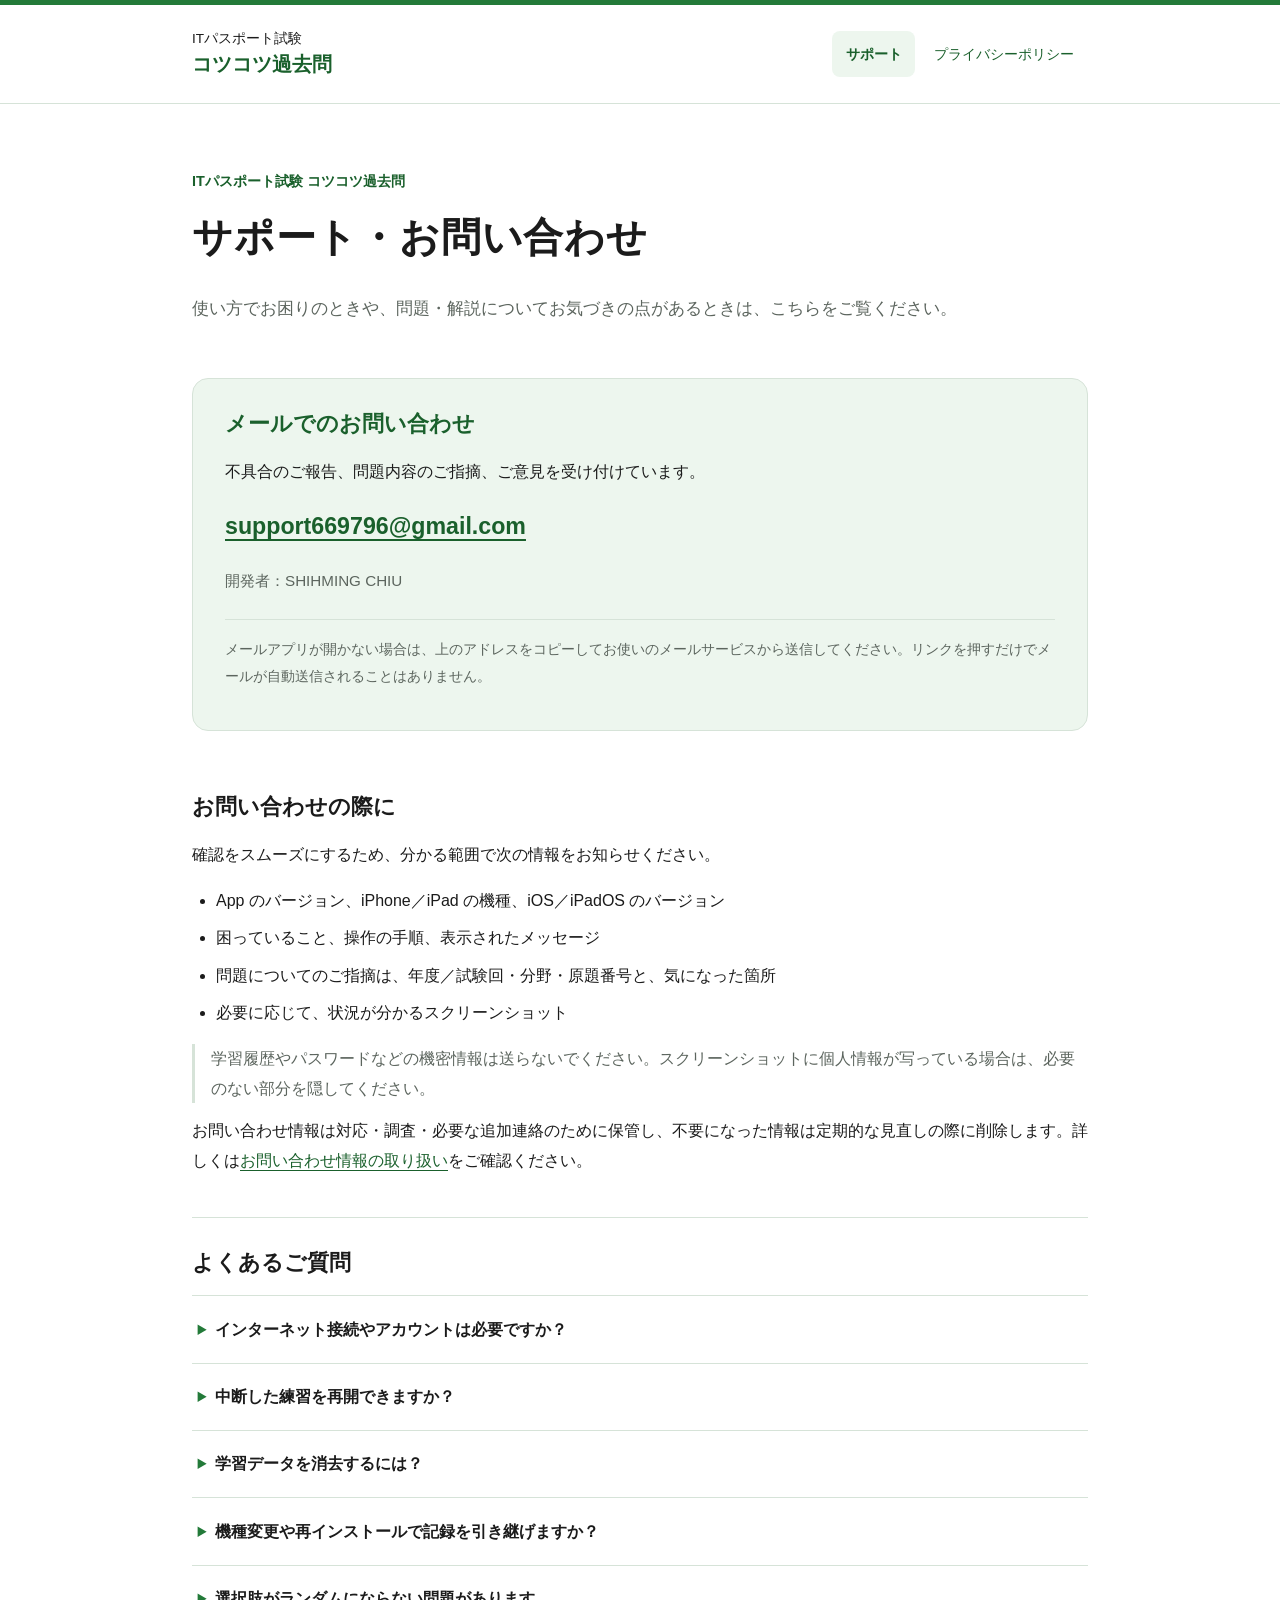
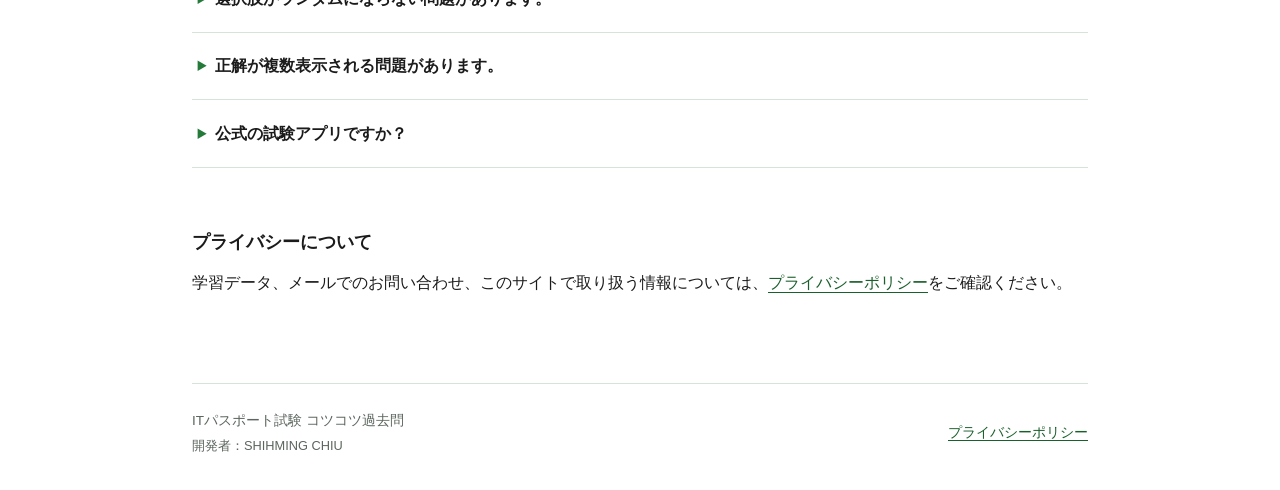
<file: index.html>
<!doctype html>
<html lang="ja">
<head>
  <meta charset="utf-8">
  <meta name="viewport" content="width=device-width, initial-scale=1">
  <meta name="description" content="ITパスポート試験 コツコツ過去問のサポートページ。使い方、学習データの管理、不具合や問題内容に関するお問い合わせをご案内します。">
  <meta name="theme-color" content="#237A39">
  <title>サポート・お問い合わせ | ITパスポート試験 コツコツ過去問</title>
  <link rel="stylesheet" href="styles.css">
  <link rel="canonical" href="https://shimingg.github.io/itpassport-kotsukotsu-support/">
</head>
<body>
  <a class="skip-link" href="#main">本文へ移動</a>
  <header class="site-header">
    <div class="container header-inner">
      <a class="brand" href="./"><span>ITパスポート試験</span><strong>コツコツ過去問</strong></a>
      <nav aria-label="メインナビゲーション">
        <a href="./" aria-current="page">サポート</a>
        <a href="privacy.html">プライバシーポリシー</a>
      </nav>
    </div>
  </header>
  <main class="container" id="main">
    <div class="page-heading">
      <p class="eyebrow">ITパスポート試験 コツコツ過去問</p>
      <h1><span>サポート・</span><span>お問い合わせ</span></h1>
      <p class="lead">使い方でお困りのときや、問題・解説についてお気づきの点があるときは、こちらをご覧ください。</p>
    </div>

    <section class="contact-panel" aria-labelledby="contact-title">
      <div>
        <h2 id="contact-title">メールでのお問い合わせ</h2>
        <p>不具合のご報告、問題内容のご指摘、ご意見を受け付けています。</p>
        <a class="email-address" href="mailto:support669796@gmail.com?subject=IT%E3%83%91%E3%82%B9%E3%83%9D%E3%83%BC%E3%83%88%E8%A9%A6%E9%A8%93%20%E3%82%B3%E3%83%84%E3%82%B3%E3%83%84%E9%81%8E%E5%8E%BB%E5%95%8F%20%E3%81%8A%E5%95%8F%E3%81%84%E5%90%88%E3%82%8F%E3%81%9B">support669796@gmail.com</a>
        <p class="muted">開発者：SHIHMING CHIU</p>
      </div>
      <p class="contact-note">メールアプリが開かない場合は、上のアドレスをコピーしてお使いのメールサービスから送信してください。リンクを押すだけでメールが自動送信されることはありません。</p>
    </section>

    <section class="content-section" aria-labelledby="report-title">
      <h2 id="report-title">お問い合わせの際に</h2>
      <p>確認をスムーズにするため、分かる範囲で次の情報をお知らせください。</p>
      <ul>
        <li>App のバージョン、iPhone／iPad の機種、iOS／iPadOS のバージョン</li>
        <li>困っていること、操作の手順、表示されたメッセージ</li>
        <li>問題についてのご指摘は、年度／試験回・分野・原題番号と、気になった箇所</li>
        <li>必要に応じて、状況が分かるスクリーンショット</li>
      </ul>
      <p class="note">学習履歴やパスワードなどの機密情報は送らないでください。スクリーンショットに個人情報が写っている場合は、必要のない部分を隠してください。</p>
      <p>お問い合わせ情報は対応・調査・必要な追加連絡のために保管し、不要になった情報は定期的な見直しの際に削除します。詳しくは<a href="privacy.html#contact-data">お問い合わせ情報の取り扱い</a>をご確認ください。</p>
    </section>

    <section class="content-section" aria-labelledby="faq-title">
      <h2 id="faq-title">よくあるご質問</h2>
      <div class="faq-list">
        <details>
          <summary>インターネット接続やアカウントは必要ですか？</summary>
          <div class="answer"><p>問題への回答、解説の閲覧、復習、学習記録の確認は、インストール後にオフラインで利用できます。アカウント登録は不要です。出典などの外部サイトを開くときやメールを送信するときは、インターネット接続が必要です。</p></div>
        </details>
        <details>
          <summary>中断した練習を再開できますか？</summary>
          <div class="answer"><p>進行中の練習がある場合、ホームの「続きから学習」から再開できます。別の練習を始めるときは、表示される確認内容をご確認ください。</p></div>
        </details>
        <details>
          <summary>学習データを消去するには？</summary>
          <div class="answer"><p>App の設定で「学習データをすべて消去」を選び、確認画面で「すべて消去する」を選択します。回答履歴、結果、途中の練習、ブックマークが消去され、毎日の目標や問題の選択設定も初期状態に戻ります。内蔵の問題集は削除されません。</p><p>この操作は元に戻せません。また、既存の iCloud・コンピュータのバックアップを削除する操作ではありません。</p></div>
        </details>
        <details>
          <summary>機種変更や再インストールで記録を引き継げますか？</summary>
          <div class="answer"><p>本 App 独自のクラウド同期やデータのエクスポート・復元機能はありません。端末の設定によっては学習データが iCloud やコンピュータのバックアップに含まれる場合がありますが、本 App が引き継ぎを保証するものではありません。</p><p>不具合の解決のために再インストールやデータ消去を検討している場合は、実行する前にお問い合わせください。開発者側に学習データのコピーはなく、削除された記録を開発者が復元することはできません。</p></div>
        </details>
        <details>
          <summary>選択肢がランダムにならない問題があります。</summary>
          <div class="answer"><p>図や表、選択肢の記号、解説中の参照との対応によって混乱が生じる問題では、原題の順序を保ちます。ランダム設定を有効にしていても、すべての問題が並び替わるわけではありません。</p></div>
        </details>
        <details>
          <summary>正解が複数表示される問題があります。</summary>
          <div class="answer"><p>一部の問題には、IPA の公式発表により追加の正解が認められています。本 App では、認められた正解のうち、いずれか一つを選べば正解になります。すべてを同時に選ぶ必要はありません。</p></div>
        </details>
        <details>
          <summary>公式の試験アプリですか？</summary>
          <div class="answer"><p>本 App は独立した開発者による学習用アプリであり、IPA（独立行政法人情報処理推進機構）が提供・認定する公式アプリではありません。問題の出典や利用条件は App 内の「出典・利用条件」および各問題の出典情報から確認できます。</p></div>
        </details>
      </div>
    </section>
    <section class="closing-note" aria-labelledby="privacy-title">
      <h2 id="privacy-title">プライバシーについて</h2>
      <p>学習データ、メールでのお問い合わせ、このサイトで取り扱う情報については、<a href="privacy.html">プライバシーポリシー</a>をご確認ください。</p>
    </section>
  </main>
  <footer class="site-footer container">
    <p>ITパスポート試験 コツコツ過去問<br><span>開発者：SHIHMING CHIU</span></p>
    <a href="privacy.html">プライバシーポリシー</a>
  </footer>
</body>
</html>
</file>
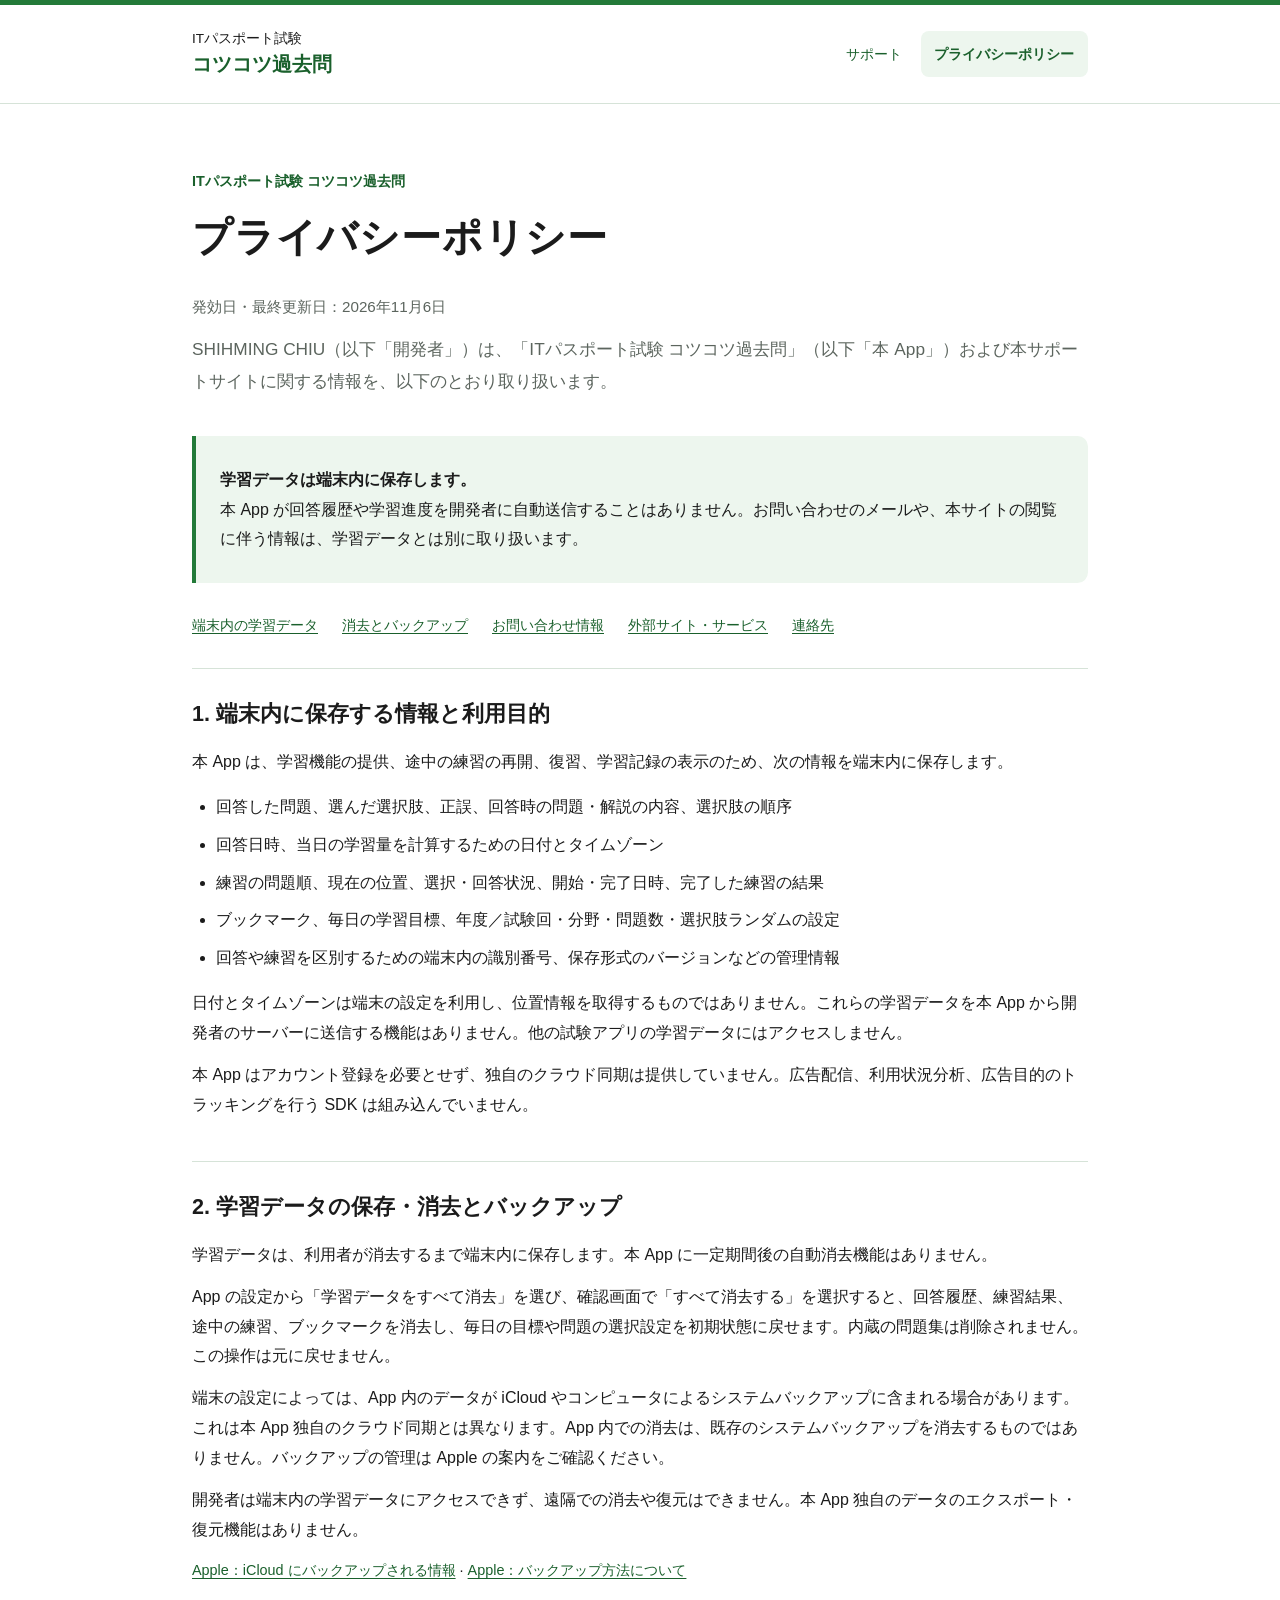
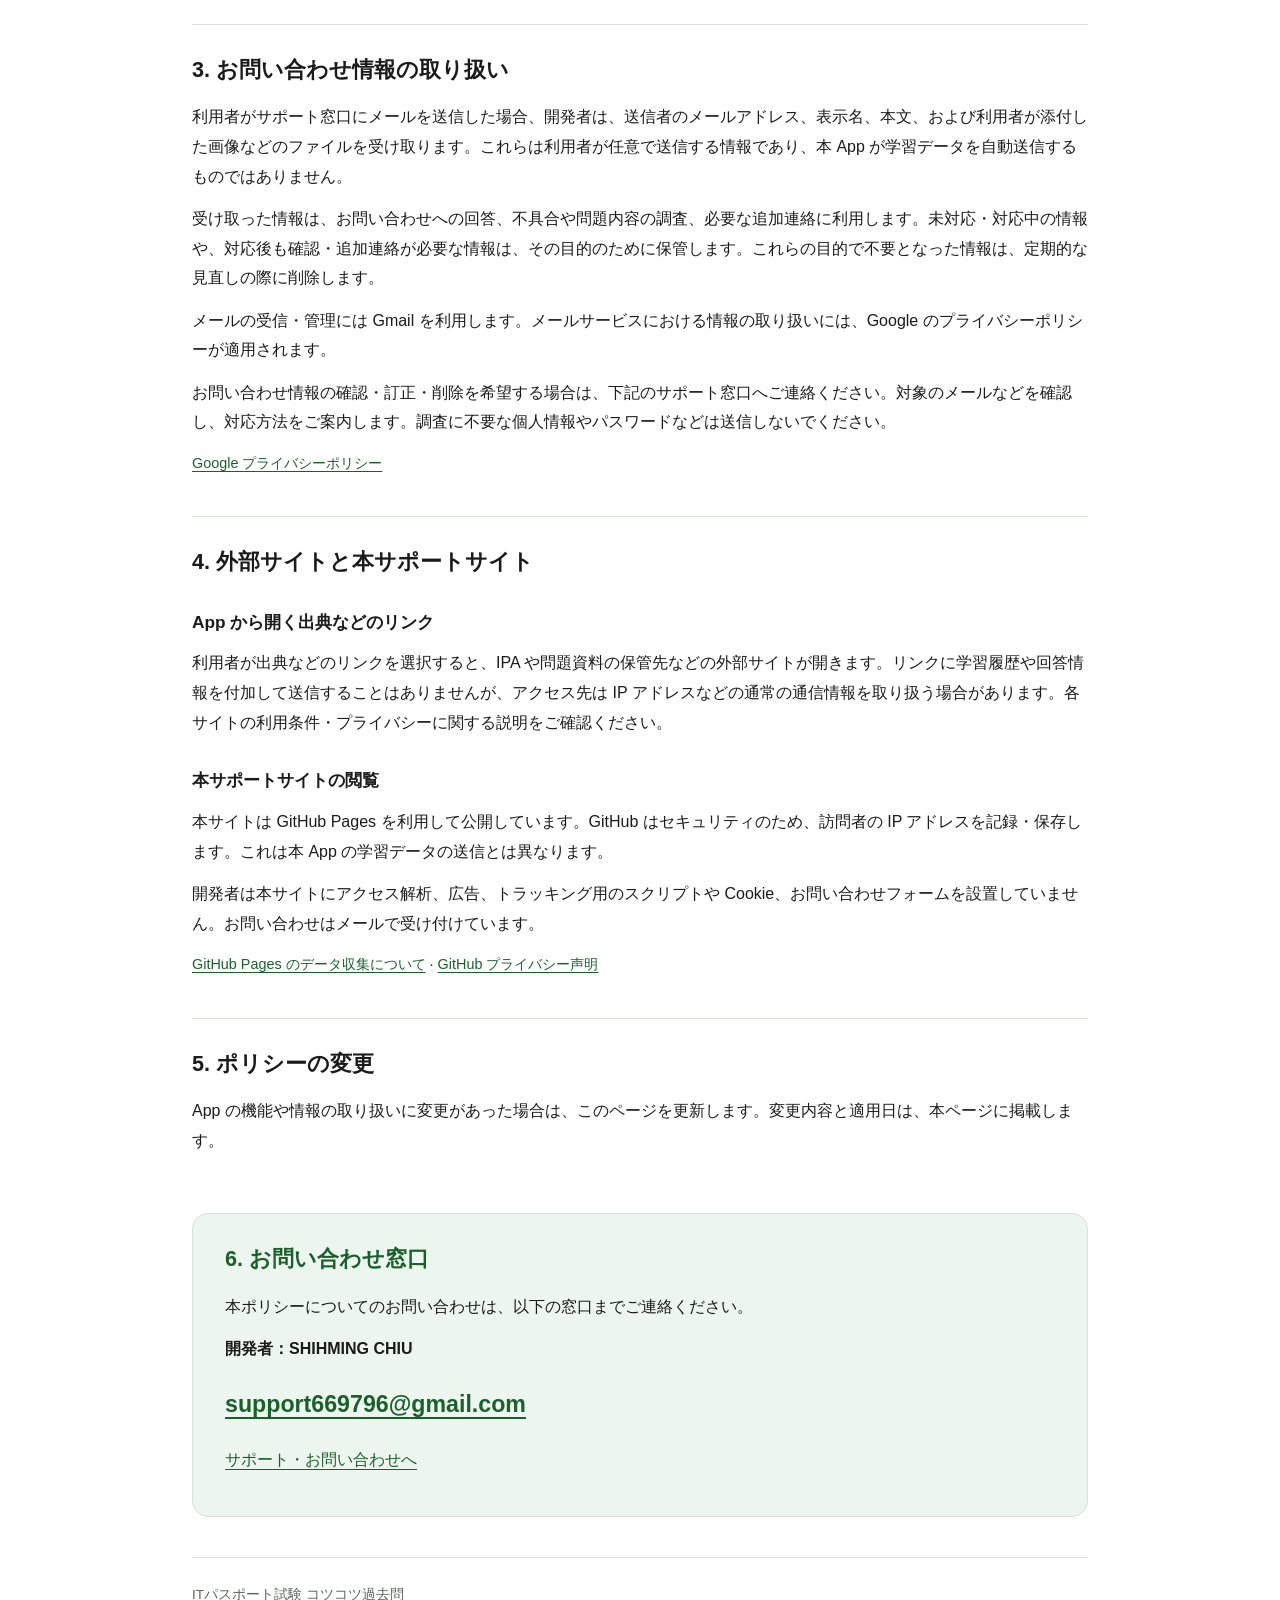
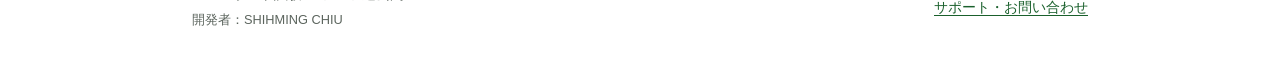
<file: privacy.html>
<!doctype html>
<html lang="ja">
<head>
  <meta charset="utf-8">
  <meta name="viewport" content="width=device-width, initial-scale=1">
  <meta name="description" content="ITパスポート試験 コツコツ過去問のプライバシーポリシー。端末内の学習データ、バックアップ、サポートメール、外部サービスの取り扱いについて説明します。">
  <meta name="theme-color" content="#237A39">
  <title>プライバシーポリシー | ITパスポート試験 コツコツ過去問</title>
  <link rel="stylesheet" href="styles.css">
  <link rel="canonical" href="https://shimingg.github.io/itpassport-kotsukotsu-support/privacy.html">
</head>
<body>
  <a class="skip-link" href="#main">本文へ移動</a>
  <header class="site-header">
    <div class="container header-inner">
      <a class="brand" href="./"><span>ITパスポート試験</span><strong>コツコツ過去問</strong></a>
      <nav aria-label="メインナビゲーション">
        <a href="./">サポート</a>
        <a href="privacy.html" aria-current="page">プライバシーポリシー</a>
      </nav>
    </div>
  </header>
  <main class="container policy" id="main">
    <div class="page-heading">
      <p class="eyebrow">ITパスポート試験 コツコツ過去問</p>
      <h1><span>プライバシー</span><span>ポリシー</span></h1>
      <p class="date">発効日・最終更新日：<time datetime="2026-11-06">2026年11月6日</time></p>
      <p class="lead">SHIHMING CHIU（以下「開発者」）は、「ITパスポート試験 コツコツ過去問」（以下「本 App」）および本サポートサイトに関する情報を、以下のとおり取り扱います。</p>
    </div>
    <div class="policy-summary">
      <p><strong>学習データは端末内に保存します。</strong><br>本 App が回答履歴や学習進度を開発者に自動送信することはありません。お問い合わせのメールや、本サイトの閲覧に伴う情報は、学習データとは別に取り扱います。</p>
    </div>
    <nav class="contents" aria-label="このページの内容">
      <a href="#learning-data">端末内の学習データ</a>
      <a href="#deletion">消去とバックアップ</a>
      <a href="#contact-data">お問い合わせ情報</a>
      <a href="#external-services">外部サイト・サービス</a>
      <a href="#contact">連絡先</a>
    </nav>

    <section class="content-section" id="learning-data" aria-labelledby="learning-title">
      <h2 id="learning-title">1. 端末内に保存する情報と利用目的</h2>
      <p>本 App は、学習機能の提供、途中の練習の再開、復習、学習記録の表示のため、次の情報を端末内に保存します。</p>
      <ul>
        <li>回答した問題、選んだ選択肢、正誤、回答時の問題・解説の内容、選択肢の順序</li>
        <li>回答日時、当日の学習量を計算するための日付とタイムゾーン</li>
        <li>練習の問題順、現在の位置、選択・回答状況、開始・完了日時、完了した練習の結果</li>
        <li>ブックマーク、毎日の学習目標、年度／試験回・分野・問題数・選択肢ランダムの設定</li>
        <li>回答や練習を区別するための端末内の識別番号、保存形式のバージョンなどの管理情報</li>
      </ul>
      <p>日付とタイムゾーンは端末の設定を利用し、位置情報を取得するものではありません。これらの学習データを本 App から開発者のサーバーに送信する機能はありません。他の試験アプリの学習データにはアクセスしません。</p>
      <p>本 App はアカウント登録を必要とせず、独自のクラウド同期は提供していません。広告配信、利用状況分析、広告目的のトラッキングを行う SDK は組み込んでいません。</p>
    </section>

    <section class="content-section" id="deletion" aria-labelledby="deletion-title">
      <h2 id="deletion-title">2. 学習データの保存・消去とバックアップ</h2>
      <p>学習データは、利用者が消去するまで端末内に保存します。本 App に一定期間後の自動消去機能はありません。</p>
      <p>App の設定から「学習データをすべて消去」を選び、確認画面で「すべて消去する」を選択すると、回答履歴、練習結果、途中の練習、ブックマークを消去し、毎日の目標や問題の選択設定を初期状態に戻せます。内蔵の問題集は削除されません。この操作は元に戻せません。</p>
      <p>端末の設定によっては、App 内のデータが iCloud やコンピュータによるシステムバックアップに含まれる場合があります。これは本 App 独自のクラウド同期とは異なります。App 内での消去は、既存のシステムバックアップを消去するものではありません。バックアップの管理は Apple の案内をご確認ください。</p>
      <p>開発者は端末内の学習データにアクセスできず、遠隔での消去や復元はできません。本 App 独自のデータのエクスポート・復元機能はありません。</p>
      <p class="reference"><a href="https://support.apple.com/ja-jp/108770">Apple：iCloud にバックアップされる情報</a> · <a href="https://support.apple.com/ja-jp/108771">Apple：バックアップ方法について</a></p>
    </section>

    <section class="content-section" id="contact-data" aria-labelledby="contact-data-title">
      <h2 id="contact-data-title">3. お問い合わせ情報の取り扱い</h2>
      <p>利用者がサポート窓口にメールを送信した場合、開発者は、送信者のメールアドレス、表示名、本文、および利用者が添付した画像などのファイルを受け取ります。これらは利用者が任意で送信する情報であり、本 App が学習データを自動送信するものではありません。</p>
      <p>受け取った情報は、お問い合わせへの回答、不具合や問題内容の調査、必要な追加連絡に利用します。未対応・対応中の情報や、対応後も確認・追加連絡が必要な情報は、その目的のために保管します。これらの目的で不要となった情報は、定期的な見直しの際に削除します。</p>
      <p>メールの受信・管理には Gmail を利用します。メールサービスにおける情報の取り扱いには、Google のプライバシーポリシーが適用されます。</p>
      <p>お問い合わせ情報の確認・訂正・削除を希望する場合は、下記のサポート窓口へご連絡ください。対象のメールなどを確認し、対応方法をご案内します。調査に不要な個人情報やパスワードなどは送信しないでください。</p>
      <p class="reference"><a href="https://policies.google.com/privacy?hl=ja">Google プライバシーポリシー</a></p>
    </section>

    <section class="content-section" id="external-services" aria-labelledby="external-title">
      <h2 id="external-title">4. 外部サイトと本サポートサイト</h2>
      <h3>App から開く出典などのリンク</h3>
      <p>利用者が出典などのリンクを選択すると、IPA や問題資料の保管先などの外部サイトが開きます。リンクに学習履歴や回答情報を付加して送信することはありませんが、アクセス先は IP アドレスなどの通常の通信情報を取り扱う場合があります。各サイトの利用条件・プライバシーに関する説明をご確認ください。</p>
      <h3>本サポートサイトの閲覧</h3>
      <p>本サイトは GitHub Pages を利用して公開しています。GitHub はセキュリティのため、訪問者の IP アドレスを記録・保存します。これは本 App の学習データの送信とは異なります。</p>
      <p>開発者は本サイトにアクセス解析、広告、トラッキング用のスクリプトや Cookie、お問い合わせフォームを設置していません。お問い合わせはメールで受け付けています。</p>
      <p class="reference"><a href="https://docs.github.com/ja/pages/getting-started-with-github-pages/what-is-github-pages#data-collection">GitHub Pages のデータ収集について</a> · <a href="https://docs.github.com/ja/site-policy/privacy-policies/github-general-privacy-statement">GitHub プライバシー声明</a></p>
    </section>

    <section class="content-section" aria-labelledby="changes-title">
      <h2 id="changes-title">5. ポリシーの変更</h2>
      <p>App の機能や情報の取り扱いに変更があった場合は、このページを更新します。変更内容と適用日は、本ページに掲載します。</p>
    </section>

    <section class="contact-panel" id="contact" aria-labelledby="contact-title">
      <div>
        <h2 id="contact-title">6. お問い合わせ窓口</h2>
        <p>本ポリシーについてのお問い合わせは、以下の窓口までご連絡ください。</p>
        <p><strong>開発者：SHIHMING CHIU</strong></p>
        <a class="email-address" href="mailto:support669796@gmail.com?subject=IT%E3%83%91%E3%82%B9%E3%83%9D%E3%83%BC%E3%83%88%E8%A9%A6%E9%A8%93%20%E3%82%B3%E3%83%84%E3%82%B3%E3%83%84%E9%81%8E%E5%8E%BB%E5%95%8F%20%E3%83%97%E3%83%A9%E3%82%A4%E3%83%90%E3%82%B7%E3%83%BC">support669796@gmail.com</a>
        <p><a href="./">サポート・お問い合わせへ</a></p>
      </div>
    </section>
  </main>
  <footer class="site-footer container">
    <p>ITパスポート試験 コツコツ過去問<br><span>開発者：SHIHMING CHIU</span></p>
    <a href="./">サポート・お問い合わせ</a>
  </footer>
</body>
</html>
</file>
<file: styles.css>
:root {
  color-scheme: light;
  --ink: #1b1b1b;
  --muted: #5c655e;
  --green: #237a39;
  --green-dark: #1a602c;
  --pale: #edf6ee;
  --border: #d6e3d8;
  --paper: #ffffff;
  font-family: -apple-system, BlinkMacSystemFont, "Hiragino Kaku Gothic ProN", "Yu Gothic", Meiryo, sans-serif;
  font-size: 100%;
  line-height: 1.85;
  color: var(--ink);
  background: var(--paper);
}
* { box-sizing: border-box; }
body { margin: 0; }
a { color: var(--green-dark); text-underline-offset: .22em; text-decoration-thickness: .08em; overflow-wrap: anywhere; }
a:hover { color: var(--green); }
a:focus-visible, summary:focus-visible { outline: 3px solid var(--green); outline-offset: 5px; border-radius: 3px; }
p { margin: .8em 0; }
ul { padding-left: 1.5em; }
li + li { margin-top: .5em; }
h1, h2, h3 { line-height: 1.5; overflow-wrap: anywhere; }
h1 { font-size: clamp(1.75rem, 4.5vw, 2.5rem); letter-spacing: .02em; margin: .3em 0 .65em; }
h1 span { display: inline-block; }
h2 { font-size: 1.35rem; margin: 0 0 .75em; }
h3 { font-size: 1.08rem; margin: 1.8em 0 .5em; }
section, [id] { scroll-margin-top: 1.5rem; }
.container { width: min(100% - 3rem, 56rem); margin-inline: auto; }
.site-header { border-top: 5px solid var(--green); border-bottom: 1px solid var(--border); }
.header-inner { display: flex; align-items: center; justify-content: space-between; gap: 1.5rem; padding-block: 1.5rem; }
.brand { text-decoration: none; color: var(--ink); display: grid; line-height: 1.5; flex-shrink: 0; }
.brand span { font-size: .85rem; }
.brand strong { font-size: 1.25rem; color: var(--green-dark); }
.site-header nav { display: flex; flex-wrap: wrap; gap: .35rem; }
.site-header nav a { padding: .6rem .85rem; border-radius: .5rem; text-decoration: none; font-size: .9rem; }
.site-header nav a[aria-current="page"] { background: var(--pale); font-weight: 700; }
.page-heading { padding-block: 3.25rem 1.5rem; }
.eyebrow { color: var(--green-dark); font-size: .9rem; font-weight: 600; }
.lead { font-size: 1.08rem; color: var(--muted); }
.date, .muted { color: var(--muted); font-size: .95rem; }
.contact-panel { padding: 1.8rem 2rem; background: var(--pale); border: 1px solid var(--border); border-radius: 1rem; margin: 1rem 0 2rem; }
.contact-panel h2 { color: var(--green-dark); }
.email-address { display: inline-block; font-size: clamp(1rem, 3.5vw, 1.45rem); font-weight: 700; padding-block: .4rem; max-width: 100%; }
.contact-note { margin-top: 1.5rem; border-top: 1px solid var(--border); padding-top: 1rem; font-size: .9rem; color: var(--muted); }
.content-section { padding-block: 1.8rem; }
.content-section + .content-section { border-top: 1px solid var(--border); }
.note { padding-left: 1rem; border-left: 3px solid var(--border); color: var(--muted); }
.faq-list { border-top: 1px solid var(--border); }
details { border-bottom: 1px solid var(--border); }
summary { cursor: pointer; padding: 1.15rem .35rem; font-weight: 600; }
summary::marker { color: var(--green); }
details[open] summary { color: var(--green-dark); }
.answer { padding: 0 .4rem 1rem 1.4rem; }
.closing-note { padding-block: 2rem; }
.closing-note h2 { font-size: 1.1rem; }
.policy-summary { background: var(--pale); border-left: 4px solid var(--green); padding: 1rem 1.5rem; border-radius: 0 .65rem .65rem 0; }
.contents { display: flex; flex-wrap: wrap; gap: .6rem 1.5rem; padding-block: 1.5rem; font-size: .9rem; border-bottom: 1px solid var(--border); }
.contents a { padding-block: .35rem; }
.reference { font-size: .9rem; }
.site-footer { display: flex; flex-wrap: wrap; gap: 1rem 2rem; align-items: center; justify-content: space-between; padding-block: 1.5rem 2rem; border-top: 1px solid var(--border); font-size: .85rem; color: var(--muted); margin-top: 2.5rem; }
.site-footer p { margin: 0; }
.site-footer span { font-size: .8rem; }
.site-footer a { padding-block: .75rem; }
.skip-link { position: absolute; left: 1rem; top: -10rem; padding: .6rem 1rem; background: var(--paper); z-index: 2; }
.skip-link:focus { top: .5rem; }
@media (max-width: 44rem) {
  .header-inner { display: block; padding-block: 1.1rem; }
  .site-header nav { margin-top: 1rem; }
  .site-header nav a { padding-inline: .6rem; }
  .page-heading { padding-top: 2rem; }
}
@media (max-width: 26rem) {
  .container { width: calc(100% - 2rem); }
  .contact-panel { padding: 1.25rem; }
  .policy-summary { padding: .85rem 1.1rem; }
  .site-header nav { gap: .3rem; }
}
@media print {
  .site-header nav, .contents, .skip-link { display: none; }
  .container { width: 100%; }
  .page-heading { padding-block: 1rem; }
  .contact-panel, .policy-summary { break-inside: avoid; }
  body { font-size: 10pt; }
}
</file>
